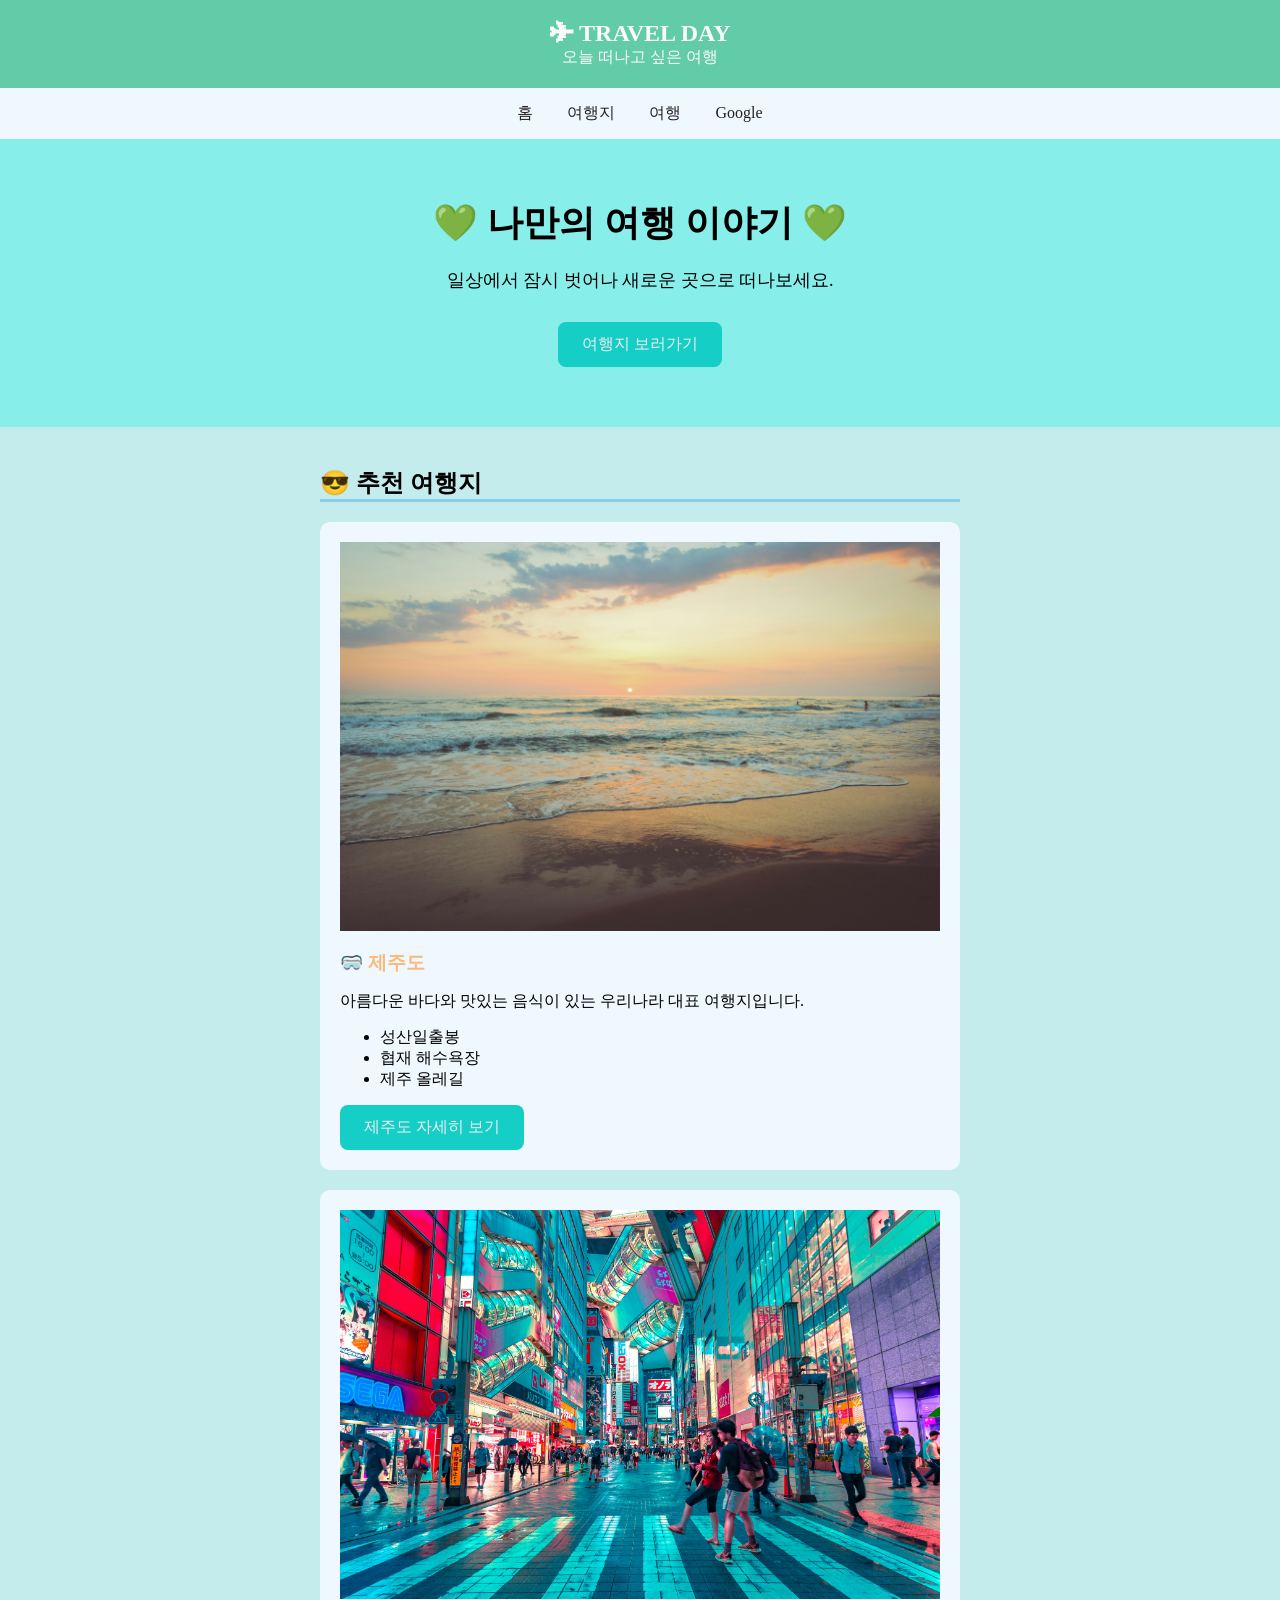
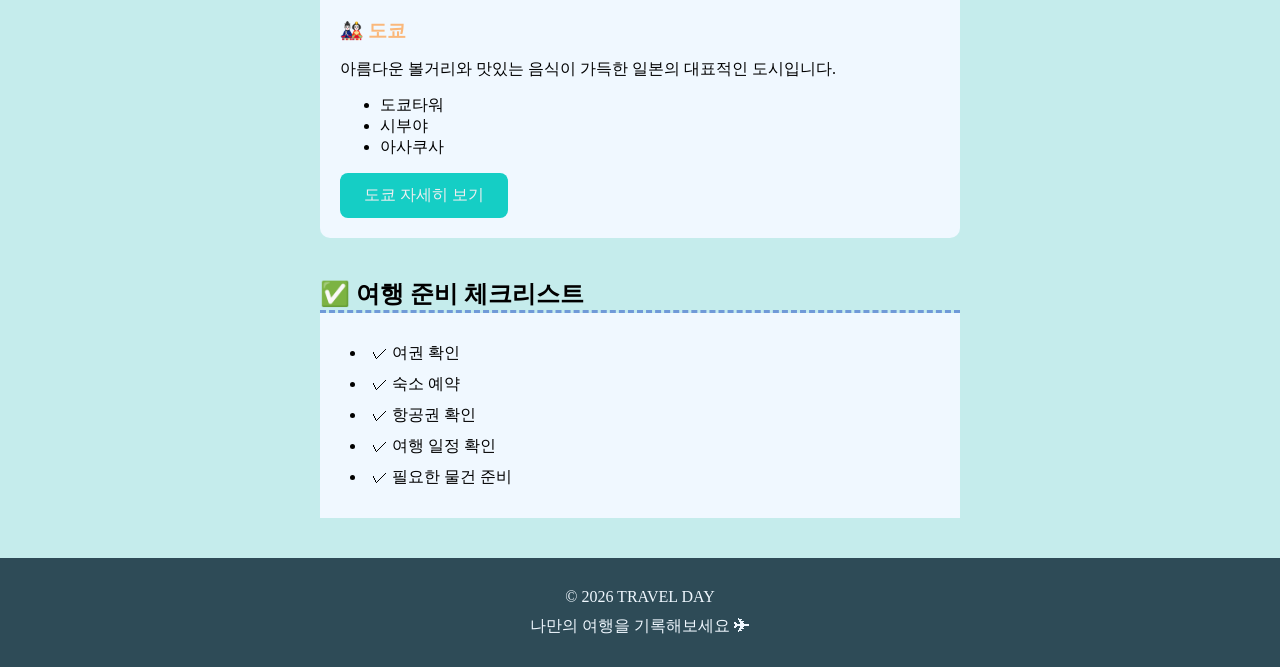
<file: index.html>
<!DOCTYPE html>
<html lang="ko">
<head>
    <meta charset="UTF-8">
    <meta name="viewport" content="width=device-width, initial-scale=1.0">
    <title>TRAVEL DAY</title>
    <link rel="stylesheet" href="main.css">
</head>
<body>
    <!-- 헤더 -->
    <header>
        <!-- 로고 -->
        <div id="logo">✈ TRAVEL DAY</div>
        <!-- 설명 -->
        <p>오늘 떠나고 싶은 여행</p>
    </header>
    <!-- 네비게이션 -->
    <nav>
        <a href="#">홈</a>
        <a href="#travel">여행지</a>
        <a href="#check">여행</a>
        <a href="https://www.google.com">Google</a>
    </nav>
    <!-- 메인 베너 -->
    <div class="hero">
        <h1>💚 나만의 여행 이야기 💚</h1>
        <p>일상에서 잠시 벗어나 새로운 곳으로 떠나보세요.</p>
        <a href="#" class="button">여행지 보러가기</a>
    </div>
    <!-- 추천 여행지 -->
    <section id="travel">
        <h2>😎 추천 여행지 </h2>
        <hr>
        <!-- 제주도 -->
        <div class="travel">
            <img src="images/jeju.png" alt="제주해변">
            <h3>🥽 제주도 </h3>
            <p>아름다운 바다와 맛있는 음식이 있는
                우리나라 대표 여행지입니다.</p>
            <ul>
                <li>성산일출봉</li>
                <li>협재 해수욕장</li>
                <li>제주 올레길</li>
            </ul>
        <!-- 제주도 상세 페이지로 이동 버튼 -->
        <a href="jeju.html" class="button">제주도 자세히 보기</a>
        </div>
        <!-- 도쿄 -->
        <div class="travel">
            <img src="images/Tokyo.png" alt="도쿄">
            <h3>🎎 도쿄 </h3>
            <p>아름다운 볼거리와 맛있는 음식이 가득한 일본의 대표적인 도시입니다.</p>
            <ul>
                <li>도쿄타워</li>
                <li>시부야</li>
                <li>아사쿠사</li>
            </ul>
        <!-- 도쿄 상세 페이지로 이동 버튼 -->
        <a href="#" class="button">도쿄 자세히 보기</a>
        </div>
    </section>
    <!-- 여행 준비 -->
    <section id="check">
        <h2>✅ 여행 준비 체크리스트</h2>
        <hr class="check_line">
        <!-- 준비 리스트 -->
        <div class="check">
            <li>✓ 여권 확인</li>
            <li>✓ 숙소 예약</li>
            <li>✓ 항공권 확인</li>
            <li>✓ 여행 일정 확인</li>
            <li>✓ 필요한 물건 준비</li>
        </div>
    </section>
    <!-- 푸터 -->
    <footer>
        <p>© 2026 TRAVEL DAY</p>
        <p>나만의 여행을 기록해보세요 ✈ </p>
    </footer>
</body>
</html>
</file>
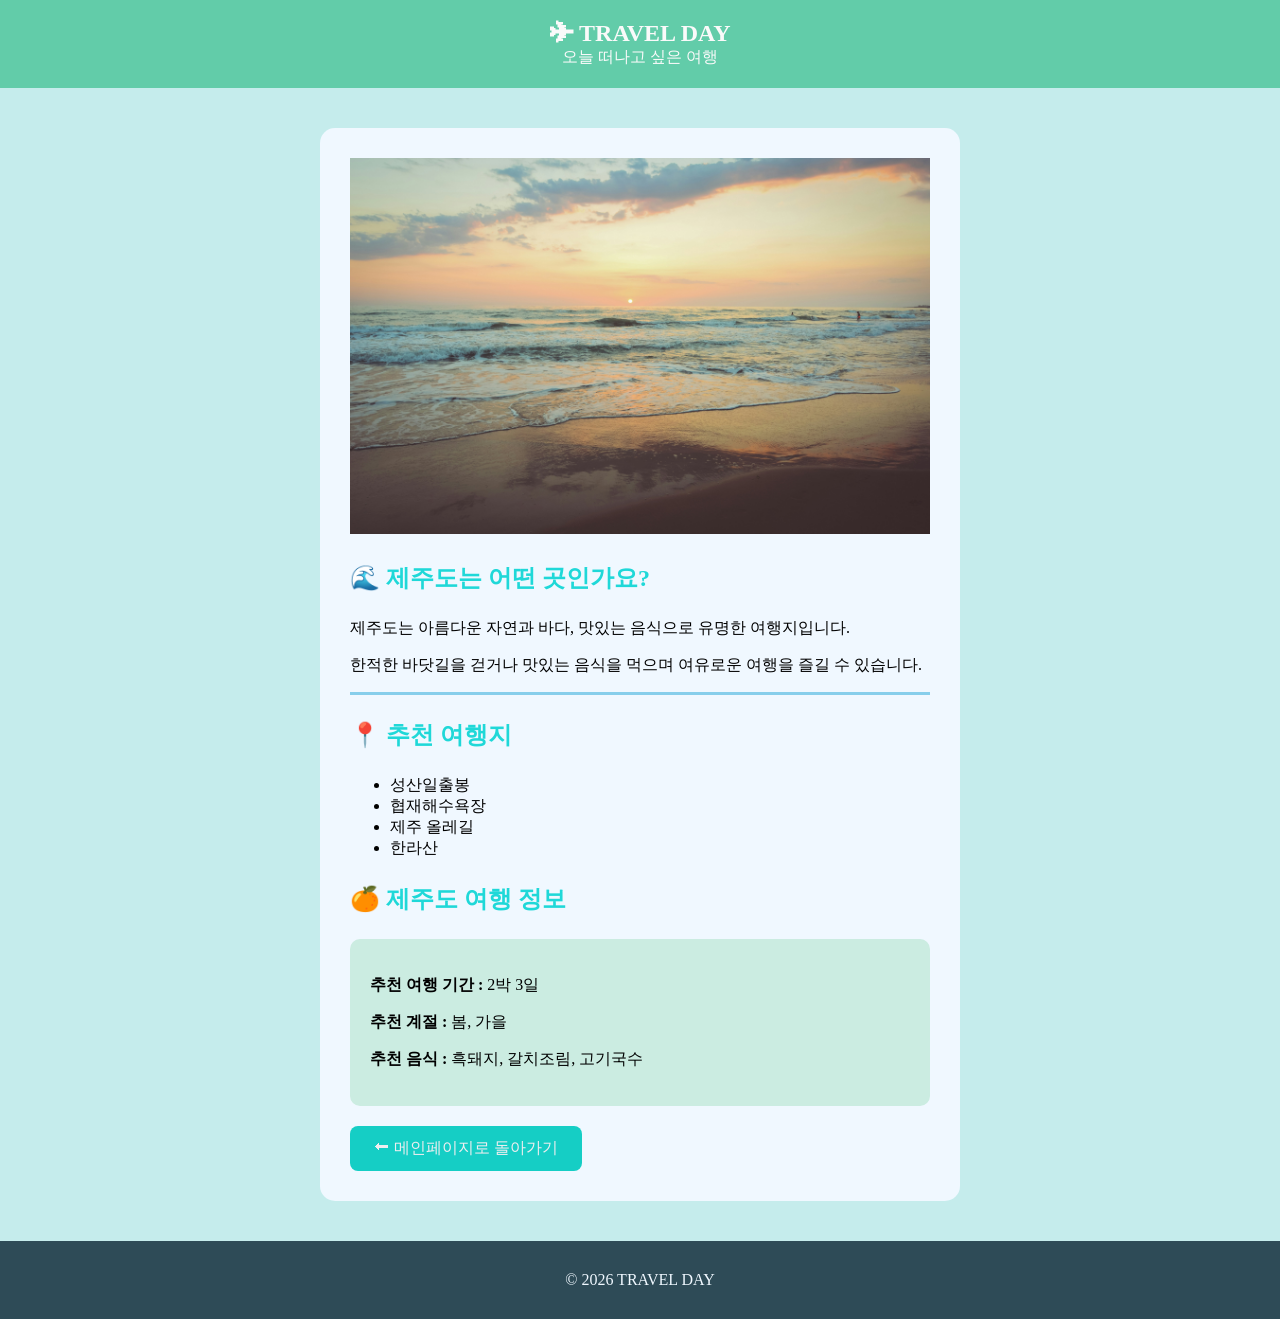
<file: jeju.html>
<!DOCTYPE html>
<html lang="ko">
<head>
    <meta charset="UTF-8">
    <meta name="viewport" content="width=device-width, initial-scale=1.0">
    <title>제주도 상세보기</title>
    <link rel="stylesheet" href="main.css">
</head>
<body>
    <!-- 헤더 -->
    <header>
        <!-- 로고 -->
        <div id="logo">✈ TRAVEL DAY</div>
        <!-- 설명 -->
        <p>오늘 떠나고 싶은 여행</p>
    </header>
    <!-- 메인 -->
    <section>
        <div class="intro">
            <img src="images/jeju.png" alt="">
            <h2>🌊 제주도는 어떤 곳인가요?</h2>
            <p>
                제주도는 아름다운 자연과 바다,
                맛있는 음식으로 유명한 여행지입니다.
            </p>
            <p>
                한적한 바닷길을 걷거나 맛있는 음식을
                먹으며 여유로운 여행을 즐길 수 있습니다.
            </p>
            <hr>
            <h2>📍 추천 여행지</h2>
            <ul>
                <li>성산일출봉</li>
                <li>협재해수욕장</li>
                <li>제주 올레길</li>
                <li>한라산</li>
            </ul>
            <h2>🍊 제주도 여행 정보</h2>
            <div class="info">
                <p><strong>추천 여행 기간 :</strong> 2박 3일 </p>
                <p><strong>추천 계절 :</strong> 봄, 가을 </p>
                <p><strong>추천 음식 :</strong> 흑돼지, 갈치조림, 고기국수 </p>
            </div>
            <!-- 메인으로 돌아가기 버튼 -->
            <a href="index.html" class="buttton2"> ⬅ 메인페이지로 돌아가기 </a>
        </div>
    </section>



    <!-- 푸터 -->
    <footer>
        <p>© 2026 TRAVEL DAY</p>
    </footer>
</body>
</html>
</file>
<file: main.css>
*{
    /* padding: 0; */
    margin: 0;
    box-sizing: border-box;
}
html{
    scroll-behavior: smooth;
}
body{
    background-color: rgb(197, 236, 236);
}
a{
    text-decoration: none;
    color: rgb(36, 33, 34);
}
/* 헤더 */
header{
    text-align: center;
    padding: 20px;
    background-color: rgb(98, 204, 169);
    color: rgb(250, 250, 250);
}
/* 로고 */
#logo{
    font-size: 24px;
    font-weight: bold;
}
/* 네비게이션 */
nav{
    background-color: aliceblue;
    text-align: center;
    padding: 15px;
}
/* 메뉴 */
nav a{
    margin-left: 15px;
    margin-right: 15px;
}
/* 메인 베너 */
.hero{
    text-align: center;
    background-color: rgb(135, 238, 234);
    padding: 60px;
}
.hero h1{
    font-size: 36px;
}
.hero p{
    font-size: 18px;
    margin-top: 20px;
    margin-bottom: 30px;
}
.button{
    background-color: rgb(21, 206, 197);
    padding: 12px 24px;
    color: rgb(239, 238, 240);
    border-radius: 8px;
    display: inline-block;
}
/* 공통영역 */
section{
    width: 50%;
    /* background-color: rgb(176, 214, 247); */
    margin: 40px auto;
}
section h2{
    color: black;
}
hr{
    border: 0;
    border-top: 3px solid skyblue;
}
/* 제주도 여행지 */
.travel{
    padding: 20px;
    background-color: aliceblue;
    border-radius: 10px;
    margin: 20px 0;
}
.travel img{
    width: 100%;
}
.travel h3{
    color: rgb(250, 184, 123);
    margin-top: 15px;
}
.travel p{
    padding: 15px 0;
}
.travel ul{
    margin-bottom: 15px;
}
/* 여행 준비 */
.check_line{
    border: 0;
    border-top: 3px dashed rgb(112, 154, 216);
}
/* 준비 리스트 */
.check{
    background-color: aliceblue;
    padding: 20px;
}
.check li{
    margin: 10px;
}
/* 푸터 */
footer{
    background-color: rgb(46, 75, 87);
    color: aliceblue;
    padding: 20px;
    text-align: center;
}
footer p{
    margin: 10px 0;
}
/* 제주 상세보기 */
.intro{
    padding: 30px;
    border-radius: 15px;
    background-color: aliceblue;
}
.intro img{
    width: 100%;
}
.intro h2{
    margin: 24px 0;
    color: rgb(31, 216, 216);
}
.intro p{
    margin: 16px 0;
}
/* 여행 정보 */
.info{
    background-color: rgb(203, 236, 225);
    padding: 20px ;
    border-radius: 10px;
    margin-bottom: 20px;
}
section .buttton2{
    background-color: rgb(21, 206, 197);
    padding: 12px 24px;
    color: rgb(239, 238, 240);
    border-radius: 8px;
    display: inline-block;
}
</file>
